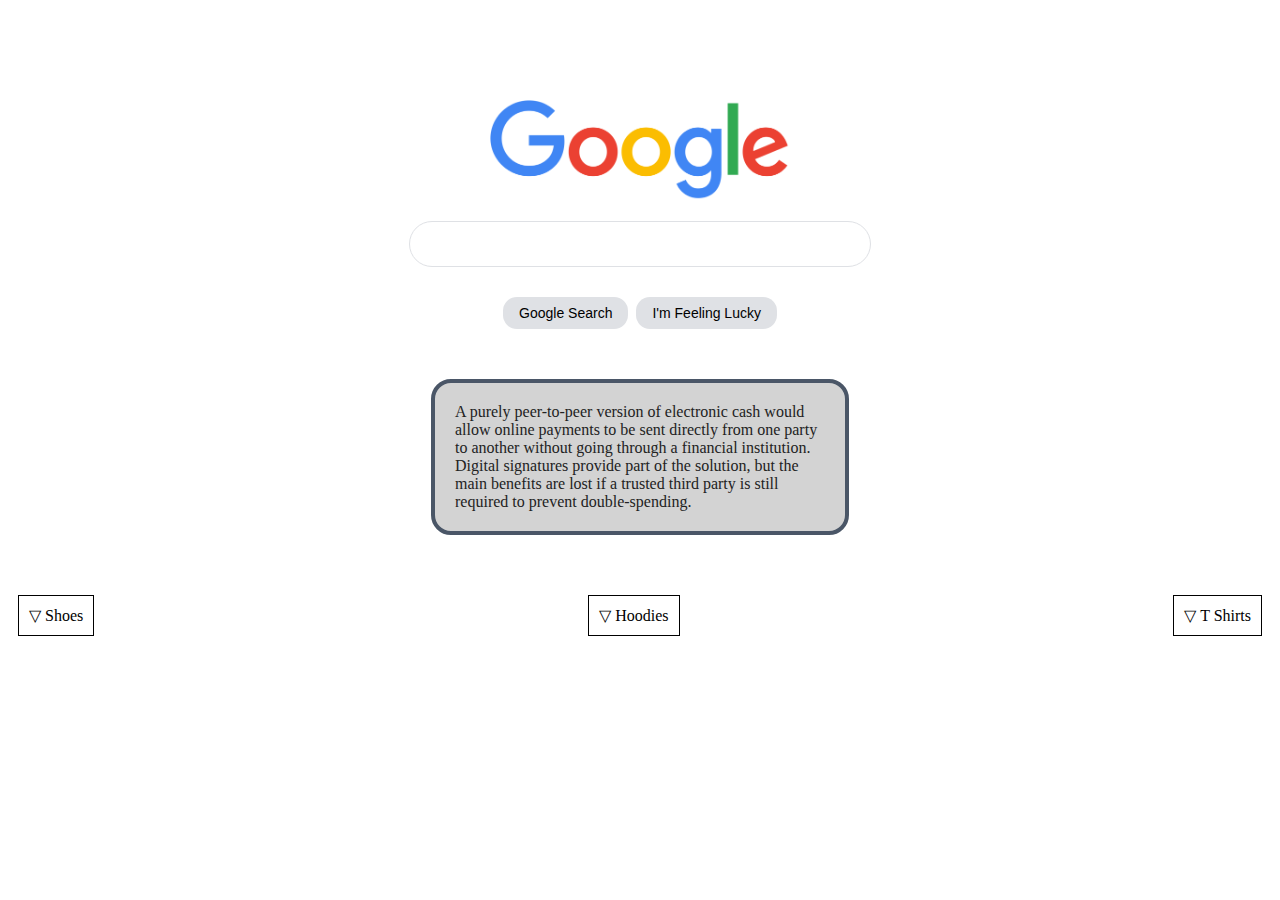
<file: index.html>
<!DOCTYPE html>
<html lang="en">
  <head>
    <meta charset="UTF-8" />
    <meta name="viewport" content="width=device-width, initial-scale=1.0" />
    <title>Growth App</title>
    <!-- <link rel="stylesheet" href="text/css" href="fonts/font-awesome.css"> -->
    <link
      rel="stylesheet"
      href="https://cdnjs.cloudflare.com/ajax/libs/font-awesome/6.4.2/css/all.min.css"
      integrity="sha512-z3gLpd7yknf1YoNbCzqRKc4qyor8gaKU1qmn+CShxbuBusANI9QpRohGBreCFkKxLhei6S9CQXFEbbKuqLg0DA=="
      crossorigin="anonymous"
      referrerpolicy="no-referrer"
    />
    <link rel="preconnect" href="https://fonts.googleapis.com" />
    <link rel="preconnect" href="https://fonts.gstatic.com" crossorigin />
    <link
      href="https://fonts.googleapis.com/css2?family=Poppins:wght@300;400;500;600;700&display=swap"
      rel="stylesheet"
    />
    <link rel="stylesheet" href="main.css" />
    <link rel="shortcut icon" href="images/favicon.ico" />
  </head>
  <body>
    <!-- <img src="images/1.png" alt="" />
    <input type="text" />
    <button>Google Search</button>
    <button>I'm Feeling Lucky</button>

    <p>
      We protect your privacy.
      <a href="blog.html" target="_blank">Learn how.</a>
    </p>

    <h1>My top three favourite foods</h1>
    <ul>
      <li>Konkotire & Palmnut soup</li>
      <li>Gari and Palmnut soup</li>
      <li>Plain rice and stew</li>
    </ul> -->

    <!-- <img src="images/01.jpg" alt="" />
    <h1>Hi there, My name is Richie Mawunyo</h1>
    <h2>Fun Facts About Me:</h2>
    <ul>
      <li>I'm 28 years of Age</li>
      <li>My favourite game is volleyball</li>
      <li>I live in Ghana</li>
      <li>I'm a Frontend Developer</li>
    </ul>

    <p>
      Connect with me on
      <a
        href="https://www.linkedin.com/in/vigbedor-richard-mawunyo-769181178/"
        target="_blank"
        >Linkedin Here</a
      >
    </p>

    <input type="text" placeholder="Enter email..." /> -->

    <div class="main">
      <img class="logo-img" src="images/1.png" />
      <input class="search-input" type="text" />
      <div class="btn-wrapper">
        <button class="btn">Google Search</button>
        <button class="btn">I'm Feeling Lucky</button>
      </div>
    </div>

    <!-- margin here -->
    <div class="card">
      <!-- Padding here -->
      A purely peer-to-peer version of electronic cash would allow online
      payments to be sent directly from one party to another without going
      through a financial institution. Digital signatures provide part of the
      solution, but the main benefits are lost if a trusted third party is still
      required to prevent double-spending.
    </div>
    <div class="nav-wrapper">
      <div class="item">▽ Shoes</div>
      <div class="item">▽ Hoodies</div>
      <div class="item">▽ T Shirts</div>
    </div>
    <!-- <button>Following</button> -->
  </body>
</html>
</file>
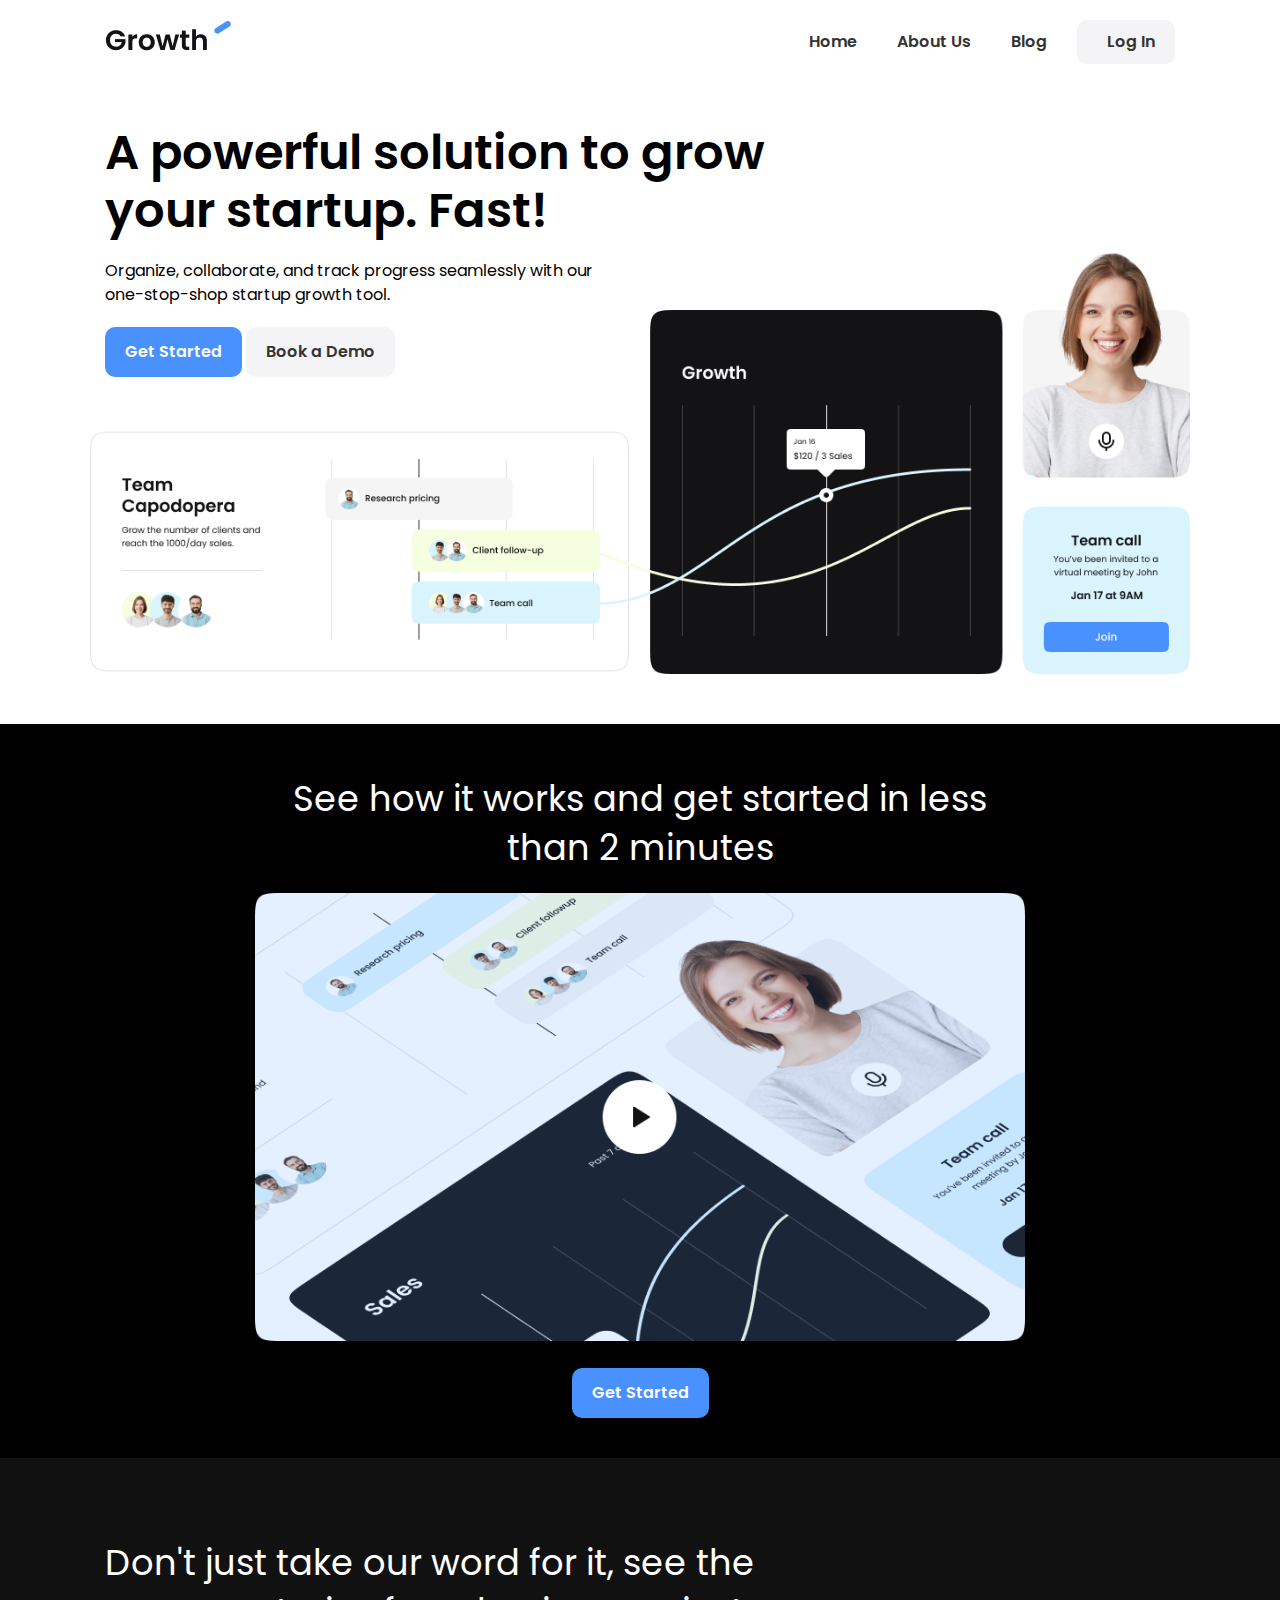
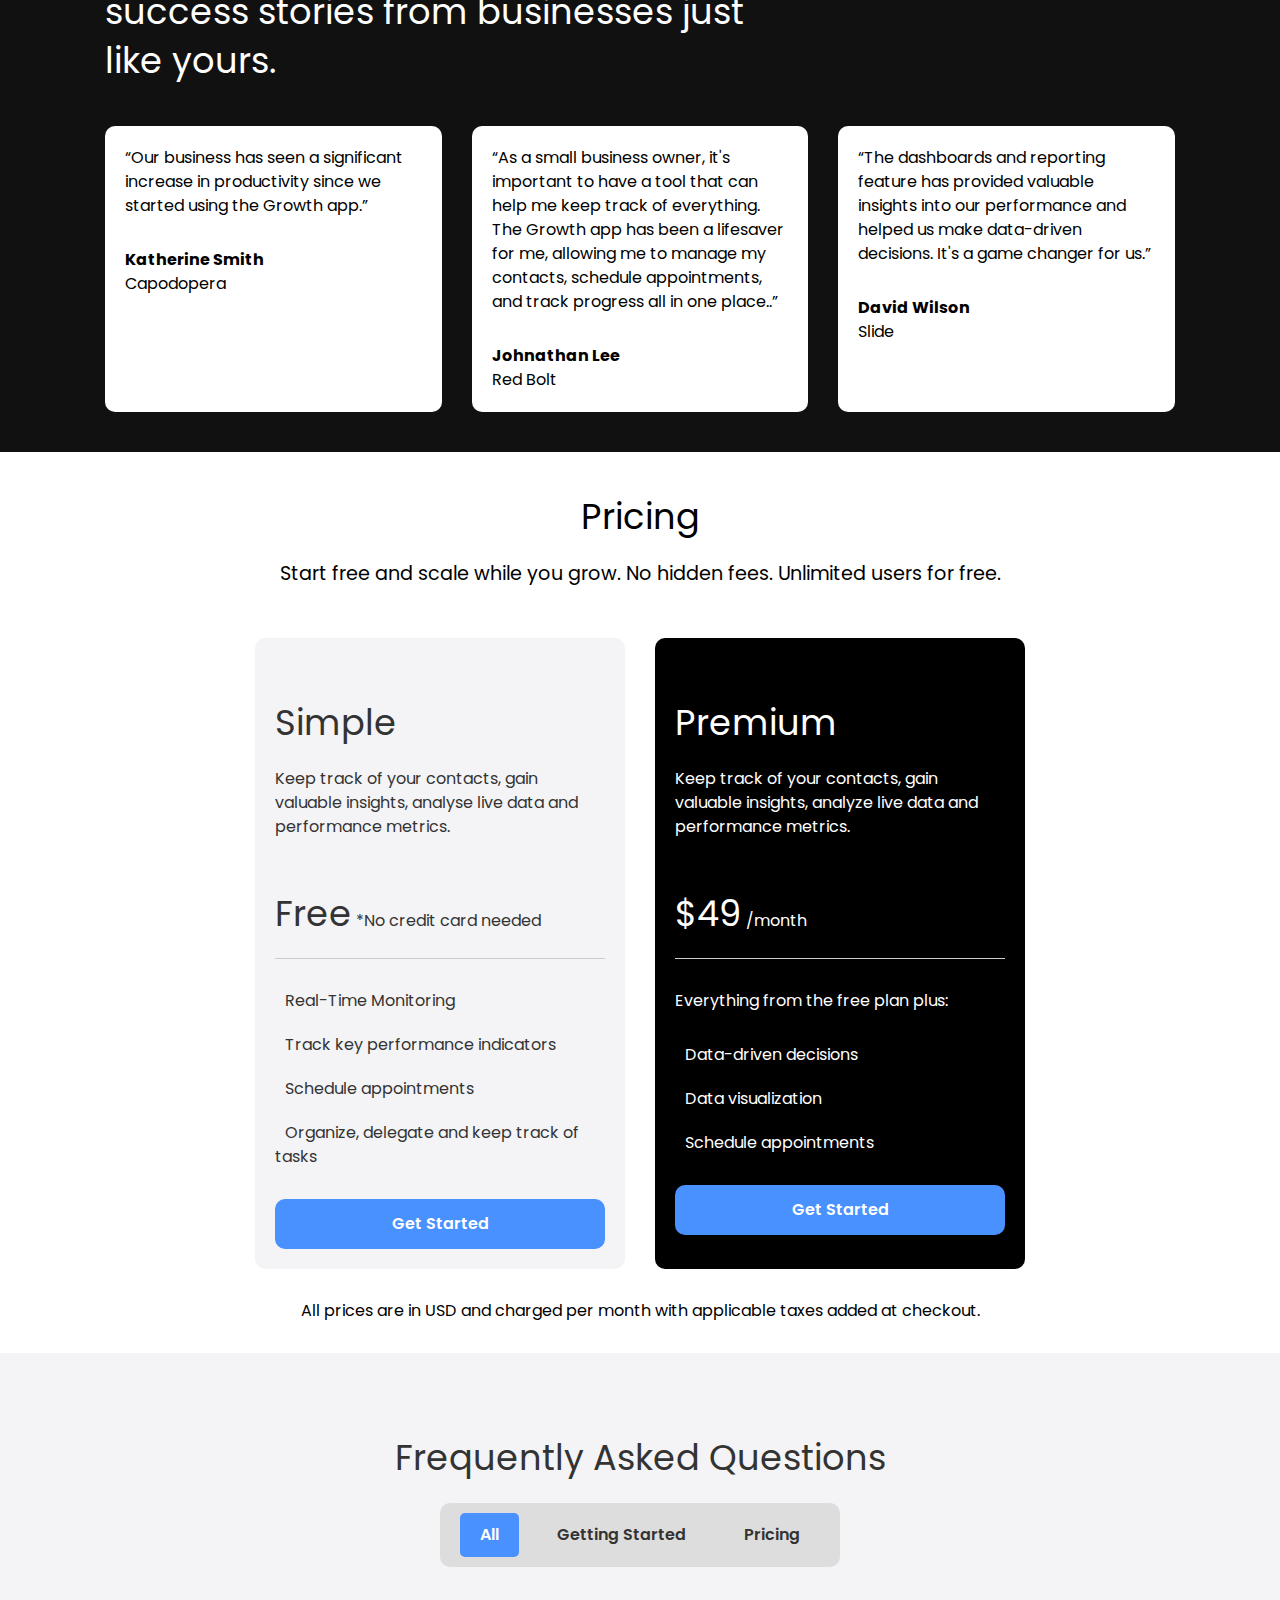
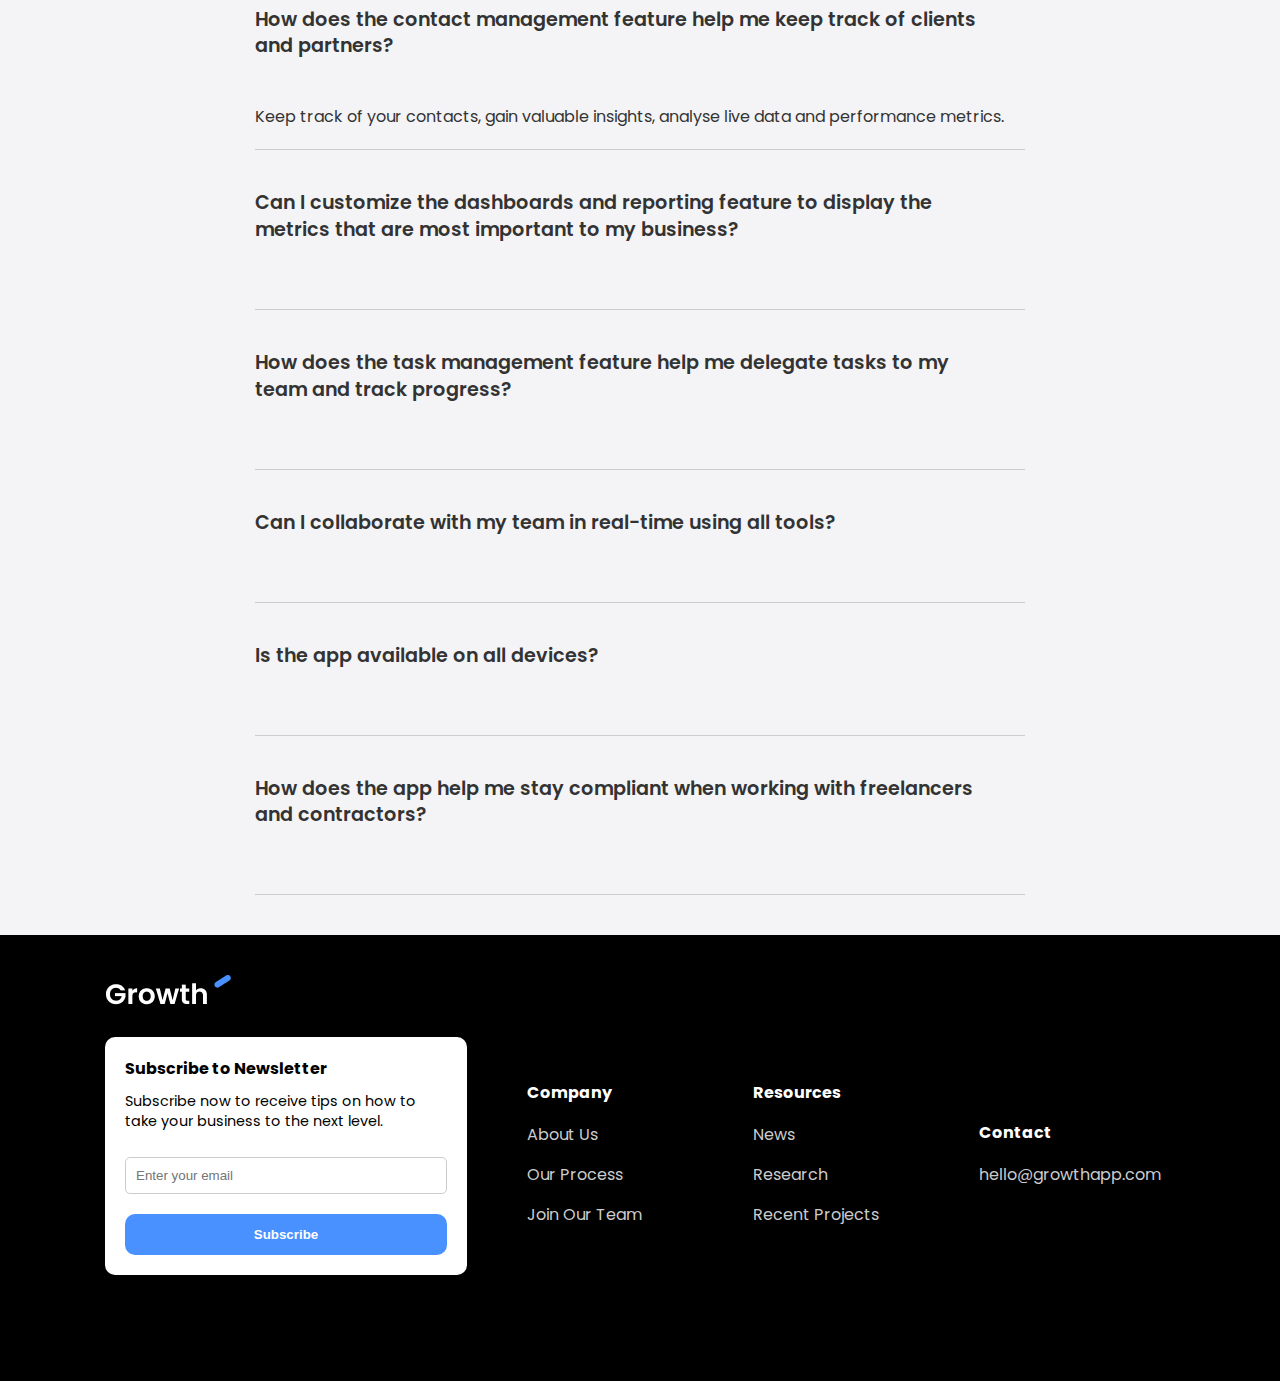
<file: brad.html>
<!DOCTYPE html>
<html lang="en">
  <head>
    <meta charset="UTF-8" />
    <meta name="viewport" content="width=device-width, initial-scale=1.0" />
    <title>Growth App</title>
    <link rel="preconnect" href="https://fonts.googleapis.com" />
    <link rel="preconnect" href="https://fonts.gstatic.com" crossorigin />
    <link
      href="https://fonts.googleapis.com/css2?family=Poppins:wght@300;400;600;700&display=swap"
      rel="stylesheet"
    />
    <link
      rel="stylesheet"
      href="https://cdnjs.cloudflare.com/ajax/libs/font-awesome/6.4.2/css/all.min.css"
      integrity="sha512-z3gLpd7yknf1YoNbCzqRKc4qyor8gaKU1qmn+CShxbuBusANI9QpRohGBreCFkKxLhei6S9CQXFEbbKuqLg0DA=="
      crossorigin="anonymous"
      referrerpolicy="no-referrer"
    />
    <link rel="stylesheet" href="brad.css" />
    <link rel="shortcut icon" href="images/favicon.ico" type="image/x-icon" />
  </head>
  <body>
    <nav class="navbar">
      <div class="container">
        <div class="logo">
          <a href="index.html">
            <img src="images/logo.png" alt="logo" />
          </a>
        </div>

        <div class="main-menu">
          <ul>
            <li>
              <a href="index.html">Home</a>
            </li>
            <li>
              <a href="#">About Us</a>
            </li>
            <li>
              <a href="#">Blog</a>
            </li>
            <li>
              <a class="btn" href="#"> <i class="fas fa-user"></i> Log In </a>
            </li>
          </ul>
        </div>
        <!-- Hamburger Button -->
        <button class="hamburger-button">
          <div class="hamburger-line"></div>
          <div class="hamburger-line"></div>
          <div class="hamburger-line"></div>
        </button>
        <div class="mobile-menu">
          <ul>
            <li>
              <a href="index.html">Home</a>
            </li>
            <li>
              <a href="#">About Us</a>
            </li>
            <li>
              <a href="#">Blog</a>
            </li>
            <li>
              <a class="btn" href="#"> <i class="fas fa-user"></i> Log In </a>
            </li>
          </ul>
        </div>
      </div>
    </nav>
    <!-- Hero -->
    <section class="hero">
      <div class="container">
        <div class="hero-content">
          <h1 class="hero-heading text-xxl">
            A powerful solution to grow your startup. Fast!
          </h1>
          <p class="hero-text">
            Organize, collaborate, and track progress seamlessly with our
            one-stop-shop startup growth tool.
          </p>
          <div class="hero-buttons">
            <a href="#" class="btn btn-primary">Get Started</a>
            <a href="#" class="btn"
              ><i class="fas fa-laptop"></i> Book a Demo</a
            >
          </div>
        </div>
      </div>
    </section>
    <!-- Video Section -->
    <section class="video bg-black">
      <div class="container-sm">
        <h2 class="video-heading text-xl text-center">
          See how it works and get started in less than 2 minutes
        </h2>
        <div class="video-content">
          <a href="#">
            <img
              src="images/video-preview.png"
              alt="video"
              class="video-preview"
            />
          </a>

          <a href="#" class="btn btn-primary">Get Started</a>
        </div>
      </div>
    </section>
    <!-- Testimonials -->
    <section class="testimonials bg-dark">
      <div class="container">
        <h3 class="testimonials-heading text-xl">
          Don't just take our word for it, see the success stories from
          businesses just like yours.
        </h3>
        <div class="testimonials-grid">
          <div class="card">
            <p>
              “Our business has seen a significant increase in productivity
              since we started using the Growth app.”
            </p>

            <p>Katherine Smith</p>
            <p>Capodopera</p>
          </div>

          <div class="card">
            <p>
              “As a small business owner, it's important to have a tool that can
              help me keep track of everything. The Growth app has been a
              lifesaver for me, allowing me to manage my contacts, schedule
              appointments, and track progress all in one place..”
            </p>

            <p>Johnathan Lee</p>
            <p>Red Bolt</p>
          </div>

          <div class="card">
            <p>
              “The dashboards and reporting feature has provided valuable
              insights into our performance and helped us make data-driven
              decisions. It's a game changer for us.”
            </p>

            <p>David Wilson</p>
            <p>Slide</p>
          </div>
        </div>
      </div>
    </section>

    <!-- Pricing -->
    <section class="pricing">
      <div class="container-sm">
        <h3 class="pricing-heading text-xl text-center">Pricing</h3>
        <p class="pricing-subheading text-md text-center">
          Start free and scale while you grow. No hidden fees. Unlimited users
          for free.
        </p>
        <div class="pricing-grid">
          <!-- Pricing Card 1 -->
          <div class="card bg-light">
            <div class="pricing-card-header">
              <h4 class="pricing-heading text-xl">Simple</h4>
              <p class="pricing-card-subheading">
                Keep track of your contacts, gain valuable insights, analyse
                live data and performance metrics.
              </p>
              <p class="pricing-card-price">
                <span class="text-xl">Free</span>
                *No credit card needed
              </p>
            </div>
            <div class="pricing-card-body">
              <ul>
                <li><i class="fas fa-check"></i> Real-Time Monitoring</li>
                <li>
                  <i class="fas fa-check"></i>Track key performance indicators
                </li>
                <li><i class="fas fa-check"></i>Schedule appointments</li>
                <li>
                  <i class="fas fa-check"></i>Organize, delegate and keep track
                  of tasks
                </li>
              </ul>
              <a href="#" class="btn btn-primary btn-block">Get Started</a>
            </div>
          </div>

          <!-- Pricing Card 2 -->
          <div class="card bg-black">
            <div class="pricing-card-header">
              <h4 class="pricing-card-heading text-xl">Premium</h4>
              <p class="pricing-card-subheading">
                Keep track of your contacts, gain valuable insights, analyze
                live data and performance metrics.
              </p>
              <p class="pricing-card-price">
                <span class="text-xl">$49</span> /month
              </p>
            </div>
            <div class="pricing-card-body">
              <p>Everything from the free plan plus:</p>
              <ul>
                <li><i class="fas fa-check"></i>Data-driven decisions</li>
                <li><i class="fas fa-check"></i>Data visualization</li>
                <li><i class="fas fa-check"></i>Schedule appointments</li>
              </ul>
              <a href="#" class="btn btn-primary btn-block">Get Started</a>
            </div>
          </div>
        </div>
        <p class="pricing-footer text-center">
          All prices are in USD and charged per month with applicable taxes
          added at checkout.
        </p>
      </div>
    </section>

    <!-- FAQ -->
    <section class="faq bg-light">
      <div class="container-sm">
        <h3 class="text-xl text-center">Frequently Asked Questions</h3>
        <ul class="faq-menu">
          <li class="active">All</li>
          <li>Getting Started</li>
          <li>Pricing</li>
        </ul>
        <div class="faq-content">
          <div class="faq-group">
            <div class="faq-group-header">
              <h4 class="text-md">
                How does the contact management feature help me keep track of
                clients and partners?
              </h4>
              <i class="fas fa-minus"></i>
            </div>
            <div class="faq-group-body open">
              <p>
                Keep track of your contacts, gain valuable insights, analyse
                live data and performance metrics.
              </p>
            </div>
          </div>

          <div class="faq-group">
            <div class="faq-group-header">
              <h4 class="text-md">
                Can I customize the dashboards and reporting feature to display
                the metrics that are most important to my business?
              </h4>
              <i class="fas fa-plus"></i>
            </div>
            <div class="faq-group-body">
              <p>
                Lorem, ipsum dolor sit amet consectetur adipisicing elit. Ad
                culpa enim blanditiis rem ipsum aliquam, unde iste fugit
                praesentium eos?
              </p>
            </div>
          </div>

          <div class="faq-group">
            <div class="faq-group-header">
              <h4 class="text-md">
                How does the task management feature help me delegate tasks to
                my team and track progress?
              </h4>
              <i class="fas fa-plus"></i>
            </div>
            <div class="faq-group-body">
              <p>
                Lorem ipsum dolor sit amet, consectetur adipisicing elit.
                Incidunt, a! Quaerat, voluptatum. Animi molestias ex quasi
                explicabo minima perferendis commodi.
              </p>
            </div>
          </div>

          <div class="faq-group">
            <div class="faq-group-header">
              <h4 class="text-md">
                Can I collaborate with my team in real-time using all tools?
              </h4>
              <i class="fas fa-plus"></i>
            </div>
            <div class="faq-group-body">
              <p>
                Lorem, ipsum dolor sit amet consectetur adipisicing elit.
                Obcaecati doloremque assumenda aut dolorem recusandae quibusdam
                aliquid. Repellat animi quam vitae.
              </p>
            </div>
          </div>

          <div class="faq-group">
            <div class="faq-group-header">
              <h4 class="text-md">Is the app available on all devices?</h4>
              <i class="fas fa-plus"></i>
            </div>
            <div class="faq-group-body">
              <p>
                Lorem, ipsum dolor sit amet consectetur adipisicing elit.
                Obcaecati doloremque assumenda aut dolorem recusandae quibusdam
                aliquid. Repellat animi quam vitae.
              </p>
            </div>
          </div>

          <div class="faq-group">
            <div class="faq-group-header">
              <h4 class="text-md">
                How does the app help me stay compliant when working with
                freelancers and contractors?
              </h4>
              <i class="fas fa-plus"></i>
            </div>
            <div class="faq-group-body">
              <p>
                Lorem, ipsum dolor sit amet consectetur adipisicing elit.
                Obcaecati doloremque assumenda aut dolorem recusandae quibusdam
                aliquid. Repellat animi quam vitae.
              </p>
            </div>
          </div>
        </div>
      </div>
    </section>

    <!-- Footer -->
    <footer class="footer bg-black">
      <div class="container">
        <div class="footer-grid">
          <div>
            <a href="index.html">
              <img src="images/logo-white.png" alt="logo" />
            </a>
            <div class="card">
              <h4>Subscribe to Newsletter</h4>
              <p class="text-sm">
                Subscribe now to receive tips on how to take your business to
                the next level.
              </p>
              <form>
                <input type="email" id="email" placeholder="Enter your email" />
                <button type="submit" class="btn btn-primary btn-block">
                  Subscribe
                </button>
              </form>
            </div>
            <i class="fab fa-linkedin"></i>
            <i class="fab fa-twitter"></i>
          </div>
          <div>
            <h4>Company</h4>
            <ul>
              <li><a href="#">About Us</a></li>
              <li><a href="#">Our Process</a></li>
              <li><a href="#">Join Our Team</a></li>
            </ul>
          </div>
          <div>
            <h4>Resources</h4>
            <ul>
              <li><a href="#">News</a></li>
              <li><a href="#">Research</a></li>
              <li><a href="#">Recent Projects</a></li>
            </ul>
          </div>
          <div>
            <h4>Contact</h4>
            <ul>
              <li>
                <a href="#">hello@growthapp.com</a>
              </li>
            </ul>
          </div>
        </div>
      </div>
    </footer>

    <script src="brad.js"></script>
  </body>
</html>
</file>
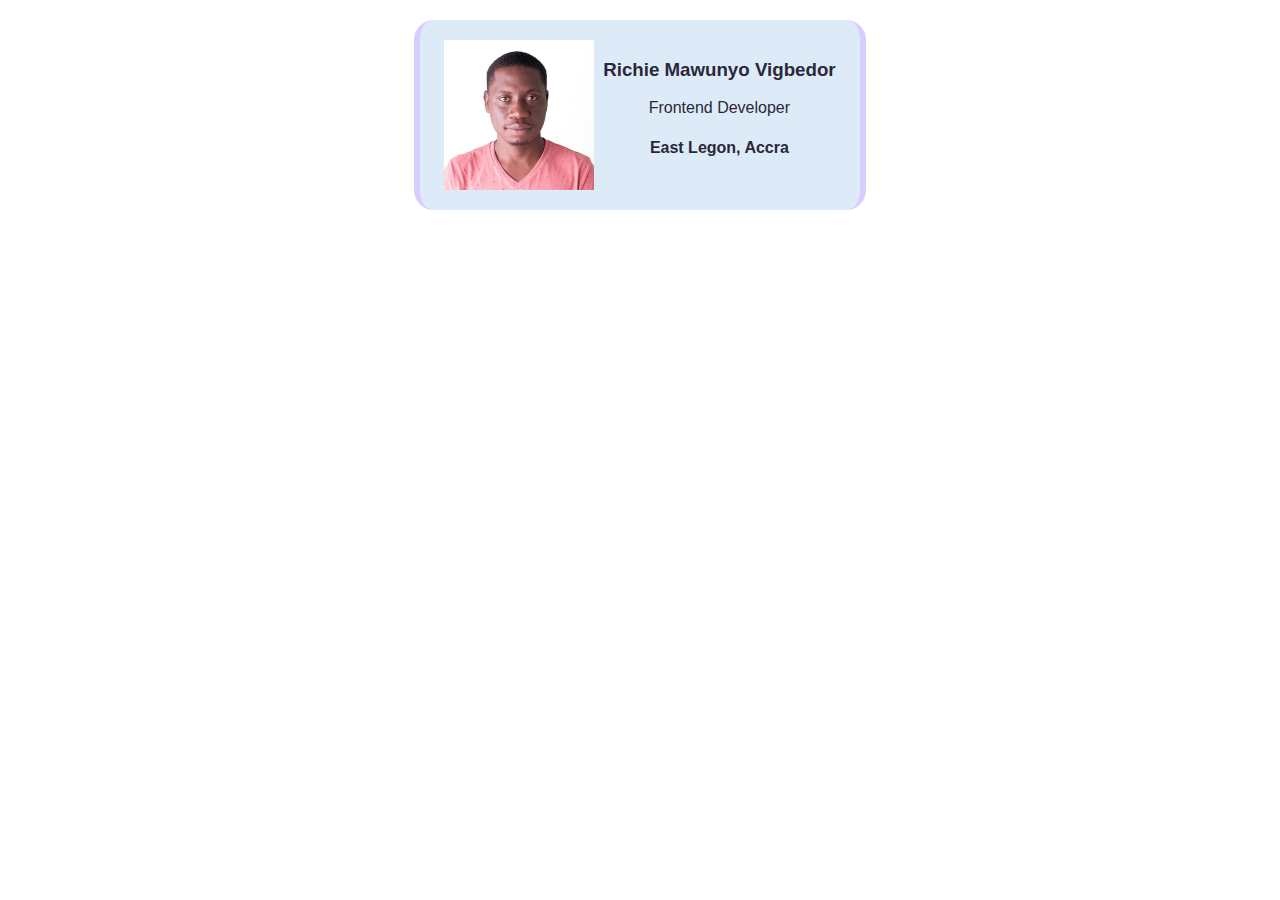
<file: business.html>
<!DOCTYPE html>
<html lang="en">
  <head>
    <meta charset="UTF-8" />
    <meta name="viewport" content="width=device-width, initial-scale=1.0" />
    <link rel="stylesheet" href="business.css" />
    <title>Business card</title>
  </head>
  <body>
    <div class="card">
      <img
        src="images/01.jfif"
        class="showcase"
        alt="passport pic for my American Embassy registration"
      />

      <div>
        <h3>Richie Mawunyo Vigbedor</h3>
        <p>Frontend Developer</p>
        <h4>East Legon, Accra</h4>
      </div>
    </div>
  </body>
</html>
</file>
<file: main.css>
.main {
  margin-top: 100px;   
  text-align: center; 
}


.logo-img {
    display: block;
    width: 300px;
    margin-bottom: 20px;
    margin-left: auto;
    margin-right: auto;
}

.search-input {
  display: block;
  width: 400px;
  margin-left: auto;
  margin-right: auto;
  line-height: 24px;
  padding-top: 10px;
  padding-bottom: 10px;
  padding-left: 30px;
  padding-right: 30px;
  border: 1px solid #dfe1e5;
  border-radius: 24px;
}

.btn-wrapper{
  display: flex;
  justify-content: center;
}

.btn {
  /*display: block;
   margin-left: auto;
  margin-right: auto;  */
  margin-left: 4px;
  margin-right: 4px;
  margin-top: 30px;
  background: #dfe1e5;
  border: none;
  padding-top: 8px;
  padding-bottom: 8px;
  padding-left: 16px;
  padding-right: 16px;
  border-radius: 14px;
  font-size: 14px; 
}

.card {
  color: #222222;
  background: lightgray;
  width: 370px;
  margin-top: 50px;
  margin-bottom: 50px;
  margin-left: auto;
  margin-right: auto;
  padding: 20px;
  border: 4px #4a5667 solid;
  border-radius: 20px;
}

/* button{
  color: #333;
  display: block;
  margin-left: auto;
  margin-right: auto; 
  border: 1px solid #676b6d;
  padding: 10px 20px;
  background-color: #fff;
  border-radius: 20px;
  font-weight: bold;
} */

.nav-wrapper{
  display: flex;
  justify-content: space-between;
}

.item {
  text-align: center;
  border: 1px solid black;
  padding: 10px;
  margin-top: 10px;
  margin-bottom: 10px;
  margin-right: 10px;
  margin-left: 10px;
}
</file>
<file: brad.css>
* {
    box-sizing: border-box;
    margin: 0;
    padding: 0;
  }
  
  :root {
    --primary-color: #4891ff;
    --light-color: #f4f4f6;
    --dark-color: #111;
  }
  
  body {
    font-family: 'Poppins', sans-serif;
    font-size: 16px;
    line-height: 1.5;
    background: #fff;
    overflow-x: hidden;
  }
  
  a {
    text-decoration: none;
    color: #333;
  }
  
  ul {
    list-style: none;
  }
  
  img {
    max-width: 100%;
  }
  
  /* Navbar */
  .navbar {
    background: #fff;
    padding: 20px;
  }
  
  .navbar .container {
    display: flex;
    justify-content: space-between;
    align-items: center;
  }
  
  .navbar .main-menu ul {
    display: flex;
  }
  
  .navbar ul li a {
    padding: 10px 20px;
    display: block;
    font-weight: 600;
    transition: 0.5s;
  }
  
  .navbar ul li a:hover {
    color: var(--primary-color);
  }
  
  .navbar ul li a i {
    margin-right: 10px;
  }
  
  .navbar ul li:last-child a {
    margin-left: 10px;
  }
  
  /* Hero */
  .hero {
    margin-bottom: 50px;
  }
  
  .hero .container {
    background: url('../images/hero-bg.png') no-repeat;
    background-size: contain;
    background-position: center bottom;
    height: 550px;
  }
  
  .hero .hero-content {
    width: 70%;
  }
  
  .hero .hero-text {
    width: 70%;
    margin-bottom: 20px;
  }
  
  /* Video */
  .video {
    padding: 10px 0 40px;
  }
  
  .video .video-content {
    display: flex;
    flex-direction: column;
    align-items: center;
  }
  
  .video .video-preview {
    margin-bottom: 20px;
  }
  
  /* Testimonials */
  .testimonials {
    padding: 40px 0;
  }
  
  .testimonials .testimonials-heading {
    width: 700px;
    margin-bottom: 40px;
  }
  
  .testimonials .testimonials-grid {
    display: grid;
    grid-template-columns: repeat(3, 1fr);
    gap: 30px;
  }
  
  .testimonials .card p:nth-child(2) {
    margin-top: 30px;
    font-weight: bold;
  }
  
  /* Pricing */
  .pricing .pricing-grid {
    display: grid;
    grid-template-columns: repeat(2, 1fr);
    gap: 30px;
    margin-top: 50px;
  }
  
  .pricing .pricing-card-subheading {
    margin-bottom: 30px;
  }
  
  .pricing .pricing-card-price {
    margin-bottom: 30px;
    padding: 20px 0;
    border-bottom: 1px solid #ccc;
  }
  
  .pricing ul {
    margin: 30px 0;
  }
  
  .pricing ul li {
    margin-bottom: 20px;
  }
  
  .pricing ul li i {
    margin-right: 10px;
  }
  
  .pricing .pricing-footer {
    margin: 30px 0;
  }
  
  /* FAQ */
  .faq {
    padding: 40px 0;
  }
  
  .faq .faq-group {
    border-bottom: 1px solid #ccc;
    padding-bottom: 20px;
  }
  
  .faq .faq-group .faq-group-header {
    padding: 20px 0;
    margin-bottom: 15px;
    position: relative;
  }
  
  .faq .faq-group .faq-group-header h4 {
    font-weight: 600;
    width: 95%;
  }
  
  .faq .faq-group .faq-group-header i {
    position: absolute;
    right: 0;
    top: 35px;
    font-size: 1.3rem;
    cursor: pointer;
  }
  
  .faq .faq-group .faq-group-body {
    display: none;
  }
  
  .faq .faq-group .faq-group-body.open {
    display: block;
  }
  
  .faq ul.faq-menu {
    max-width: 400px;
    margin: auto;
    display: flex;
    justify-content: space-between;
    align-items: center;
    background: #ddd;
    padding: 10px 20px;
    border-radius: 10px;
    font-weight: 600;
    cursor: pointer;
  }
  
  .faq ul.faq-menu li {
    padding: 10px 20px;
    border-radius: 5px;
    text-align: center;
  }
  
  .faq ul.faq-menu li.active {
    background: var(--primary-color);
    color: #fff;
  }
  
  /* Footer */
  .footer {
    padding: 40px 0;
  }
  
  .footer h4 {
    margin-bottom: 10px;
  }
  
  .footer ul li {
    line-height: 2.5;
  }
  
  .footer a {
    color: #ccc;
  }
  
  .footer i {
    font-size: 1.5rem;
    margin-right: 10px;
  }
  
  .footer-grid {
    display: grid;
    grid-template-columns: 2fr 1fr 1fr 1fr;
    gap: 30px;
    justify-content: center;
    align-items: center;
  }
  
  .footer .card {
    margin: 20px 30px 30px 0;
  }
  
  .footer input[type='email'] {
    width: 100%;
    padding: 10px;
    border: 1px solid #ccc;
    border-radius: 5px;
    margin: 20px 0;
  }
  
  /* Utility Classes */
  .container {
    max-width: 1100px;
    margin: 0 auto;
    padding: 0 15px;
  }
  
  .container-sm {
    max-width: 800px;
    margin: 0 auto;
    padding: 0 15px;
  }
  
  /* Card */
  .card {
    background: #fff;
    color: #000;
    border-radius: 10px;
    padding: 20px;
  }
  
  /* Buttons */
  .btn {
    display: inline-block;
    padding: 13px 20px;
    background: var(--light-color);
    color: #333;
    font-weight: 600;
    text-decoration: none;
    border: none;
    border-radius: 10px;
    cursor: pointer;
    text-align: center;
    transition: 0.5s;
  }
  
  .btn:hover {
    opacity: 0.8;
  }
  
  .btn-primary {
    background: var(--primary-color);
    color: #fff;
  }
  
  .btn-dark {
    background: var(--dark-color);
    color: #fff;
  }
  
  .btn-block {
    display: block;
    width: 100%;
  }
  
  /* Text Classes */
  .text-xxl {
    font-size: 3rem;
    line-height: 1.2;
    font-weight: 600;
    margin: 40px 0 20px;
  }
  
  .text-xl {
    font-size: 2.2rem;
    line-height: 1.4;
    font-weight: normal;
    margin: 40px 0 20px;
  }
  
  .text-lg {
    font-size: 1.8rem;
    line-height: 1.4;
    font-weight: normal;
    margin: 30px 0 20px;
  }
  
  .text-md {
    font-size: 1.2rem;
    line-height: 1.4;
    font-weight: normal;
    margin: 20px 0 10px;
  }
  
  .text-sm {
    font-size: 0.9rem;
    line-height: 1.4;
    font-weight: normal;
    margin: 10px 0 5px;
  }
  
  .text-center {
    text-align: center;
  }
  
  /* Background */
  .bg-primary {
    background: var(--primary-color);
    color: #fff;
  }
  
  .bg-light {
    background: var(--light-color);
    color: #333;
  }
  
  .bg-dark {
    background: var(--dark-color);
    color: #fff;
  }
  
  .bg-black {
    background: #000;
    color: #fff;
  }
  
  /* Hamburger Button */
  .hamburger-button {
    display: none;
    background: none;
    border: none;
    cursor: pointer;
    padding: 10px;
    z-index: 1000;
  }
  
  .hamburger-button .hamburger-line {
    width: 30px;
    height: 3px;
    background: #333;
    margin: 6px 0;
  }
  
  /* Mobile Menu */
  .mobile-menu {
    position: fixed;
    top: 0;
    right: -300px;
    width: 250px;
    height: 100%;
    z-index: 100;
    background: #fff;
    box-shadow: 0px 0px 10px rgba(0, 0, 0, 0.2);
    transition: right 0.3s ease-in-out;
  }
  
  .mobile-menu.active {
    right: 0;
  }
  
  .mobile-menu ul {
    margin-top: 100px;
    padding-right: 10px;
  }
  
  .mobile-menu ul li {
    margin: 10px 0;
  }
  
  .mobile-menu ul li a {
    font-size: 20px;
    transition: 0.3s;
  }
  
  /* Media Queries */
  @media (max-width: 960px) {
    .text-xxl {
      font-size: 2.5rem;
    }
  }
  
  @media (max-width: 670px) {
    .navbar .main-menu {
      display: none;
    }
  
    .navbar .hamburger-button {
      display: block;
    }
  
    .hero .container {
      background: url('../images/hero-bg-mobile.png') no-repeat;
      background-size: 350px 400px;
      background-position: bottom;
      height: 770px;
    }
  
    .hero .hero-content,
    .hero .hero-text {
      width: 100%;
      text-align: center;
    }
  
    .hero .hero-buttons .btn {
      margin-bottom: 10px;
      display: block;
      width: 100%;
    }
  
    .testimonials .testimonials-heading {
      max-width: 100%;
      text-align: center;
    }
  
    .testimonials .testimonials-grid,
    .pricing .pricing-grid,
    .footer .footer-grid {
      grid-template-columns: 1fr;
    }
  
    .footer .card {
      margin-right: 0;
    }
  
    .footer .footer-grid > div {
      text-align: center;
    }
  
    /* Text */ 
    .text-xl {
      font-size: 1.9rem;
    }
  
    .text-lg {
      font-size: 1.5rem;
    }
  
    .text-md {
      font-size: 1.1rem;
    }
  }
  
  @media (max-width: 500px) {
    .text-xxl {
      font-size: 2rem;
    }
  }
</file>
<file: business.css>
body{
    margin: 20px;
    font-family: Verdana, Geneva, Tahoma, sans-serif;
}

.showcase {
    width: 150px;
}

.card{
    /* border: 1px dotted blue; */
    padding: 20px;
    display: flex;
    /* justify-content: center; */
    justify-content: space-around;
    width: 400px;
    /* margin-right: auto;
    margin-left: auto; */
    margin: 0 auto 0 auto;
    text-align: center;
    color: #2b2839;
    background: #ddebf8;
    border-left: #d8cefe 6px solid;
    border-right: #d8cefe 6px solid;
    border-radius: 20px;
}

.border-blue{
    border: 1px dotted blue;
    
}
</file>
